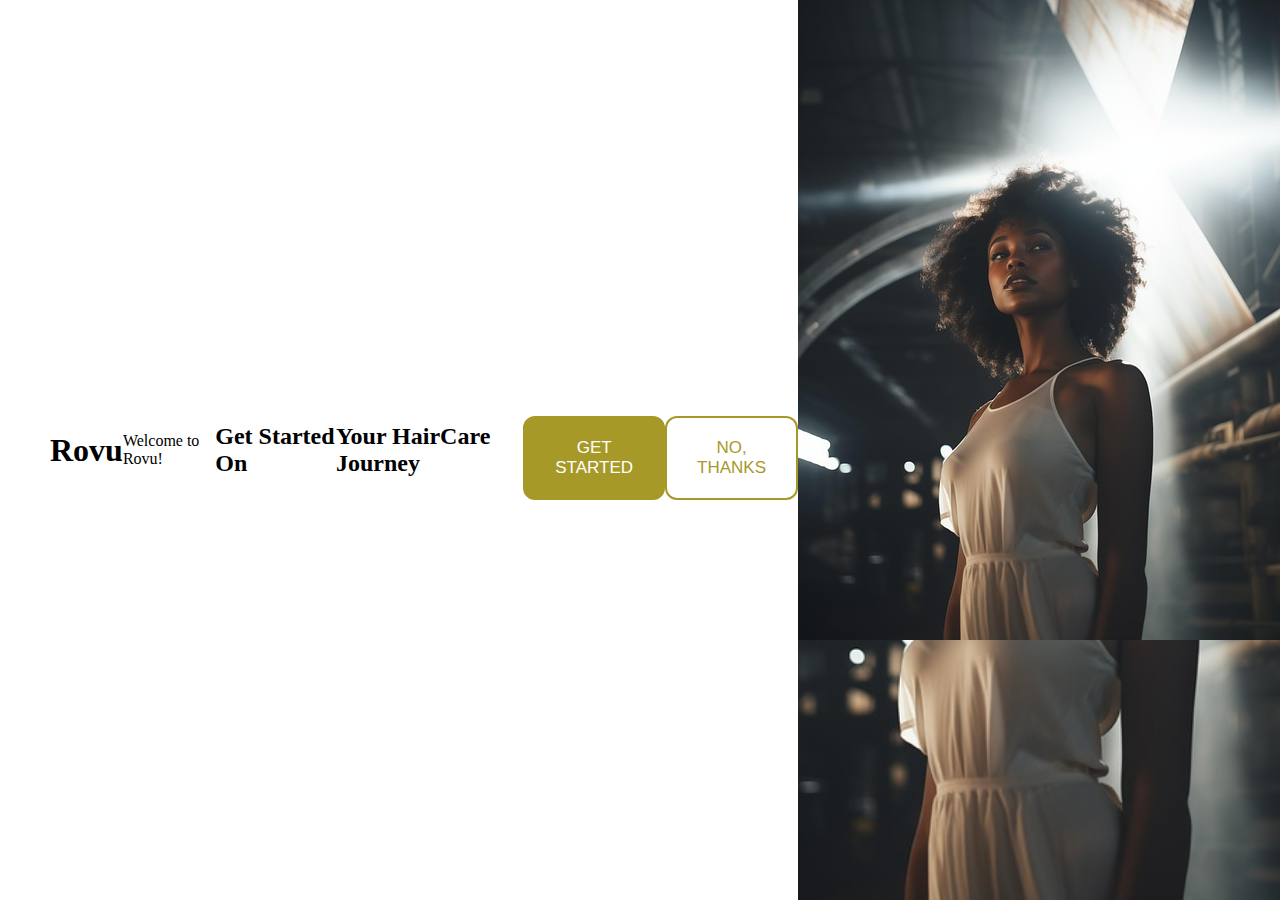
<file: index.html>
<!DOCTYPE html>
<html lang="en">

<head>
  <meta charset="UTF-8">
  <meta name="viewport" content="width=device-width, initial-scale=1.0">
  <title>Get Started</title>
  <link rel="stylesheet" href="index.css">
</head>

<body>
  <div class="about-container">
    <div class="left-section">
        <h1>Rovu</h1>
        <p>Welcome to Rovu!</p>
        <h2>Get Started On</h2>
        <h2>Your HairCare Journey</h2>
        <div class="btn-container">
          <button class="start-btn">GET STARTED</button>
        </div>
        <div class="btn-container">
          <button class="no-btn">NO, THANKS</button>
        </div>
    </div>
    <div class="right-section">
      <div class="img-cont">
        <img src="images/hair.jpg" alt="" class="image">
      </div>
    </div>
  </div>
</body>

</html>
</file>
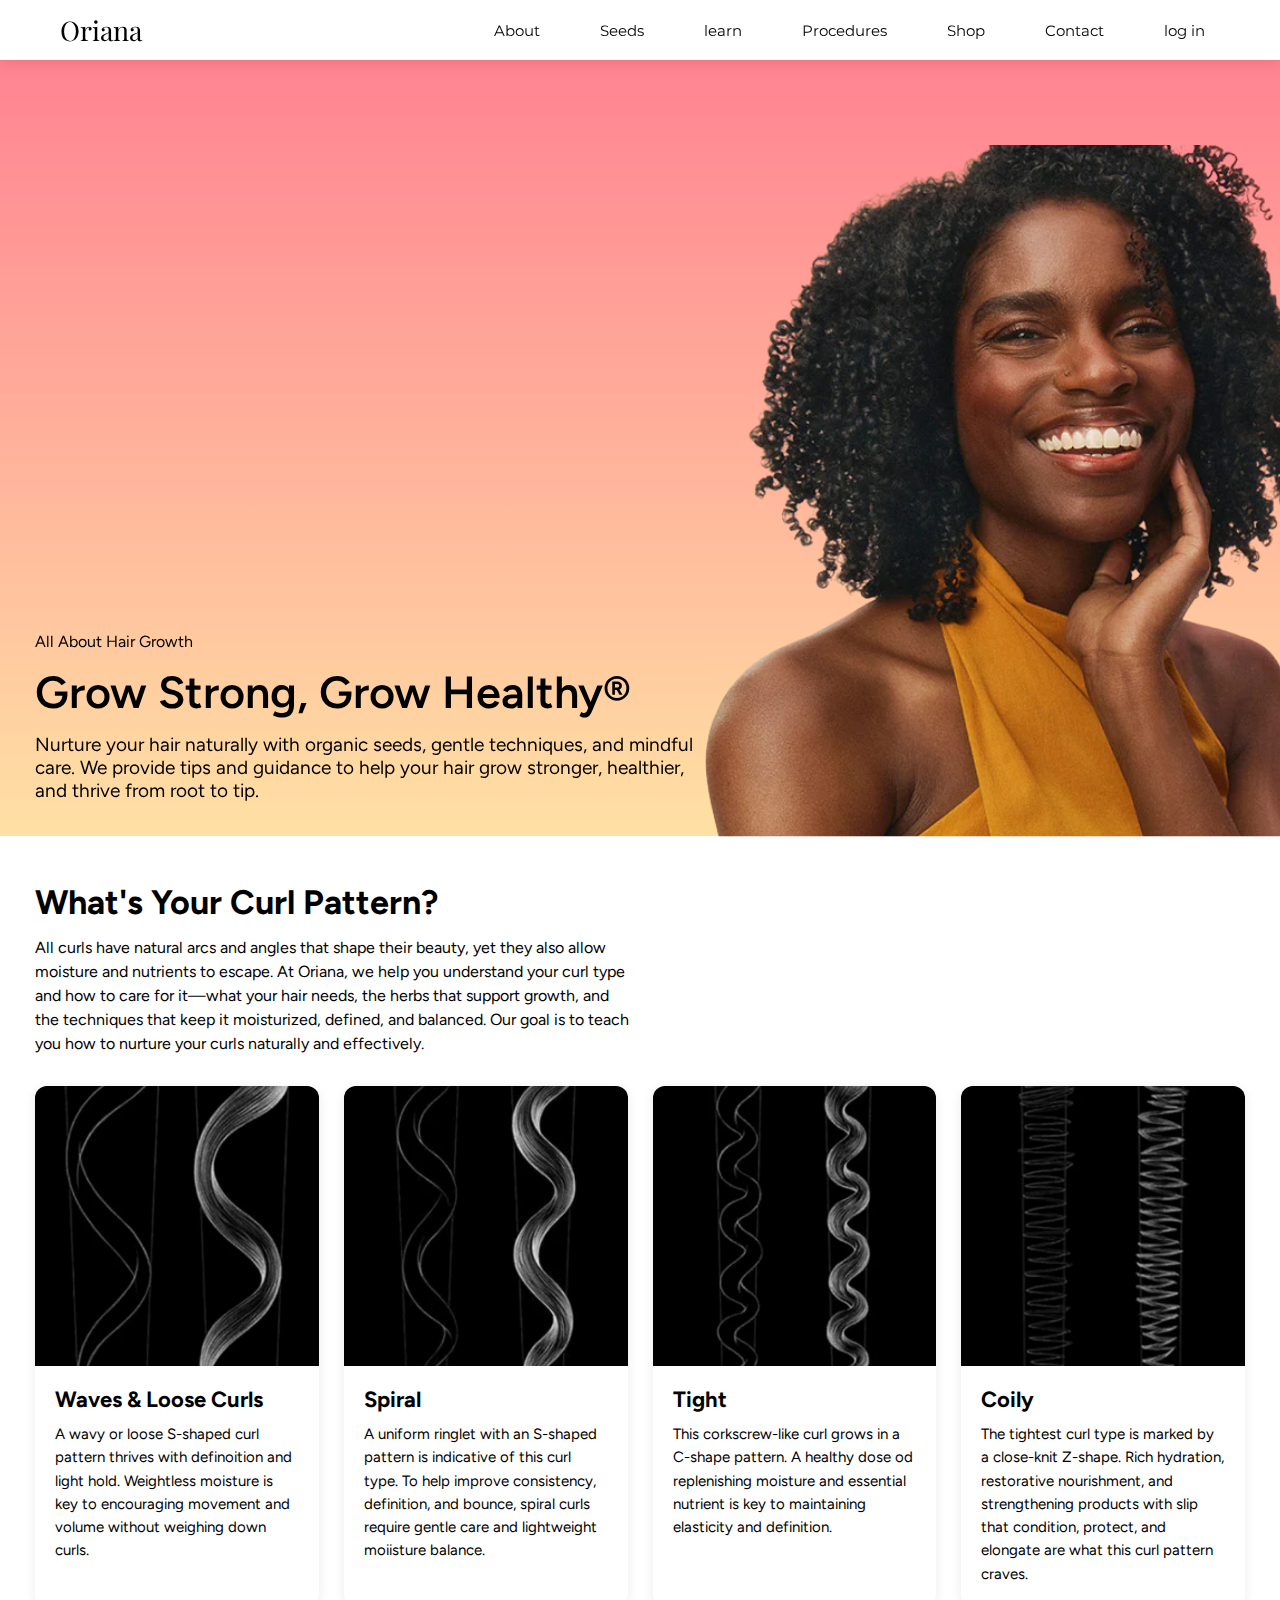
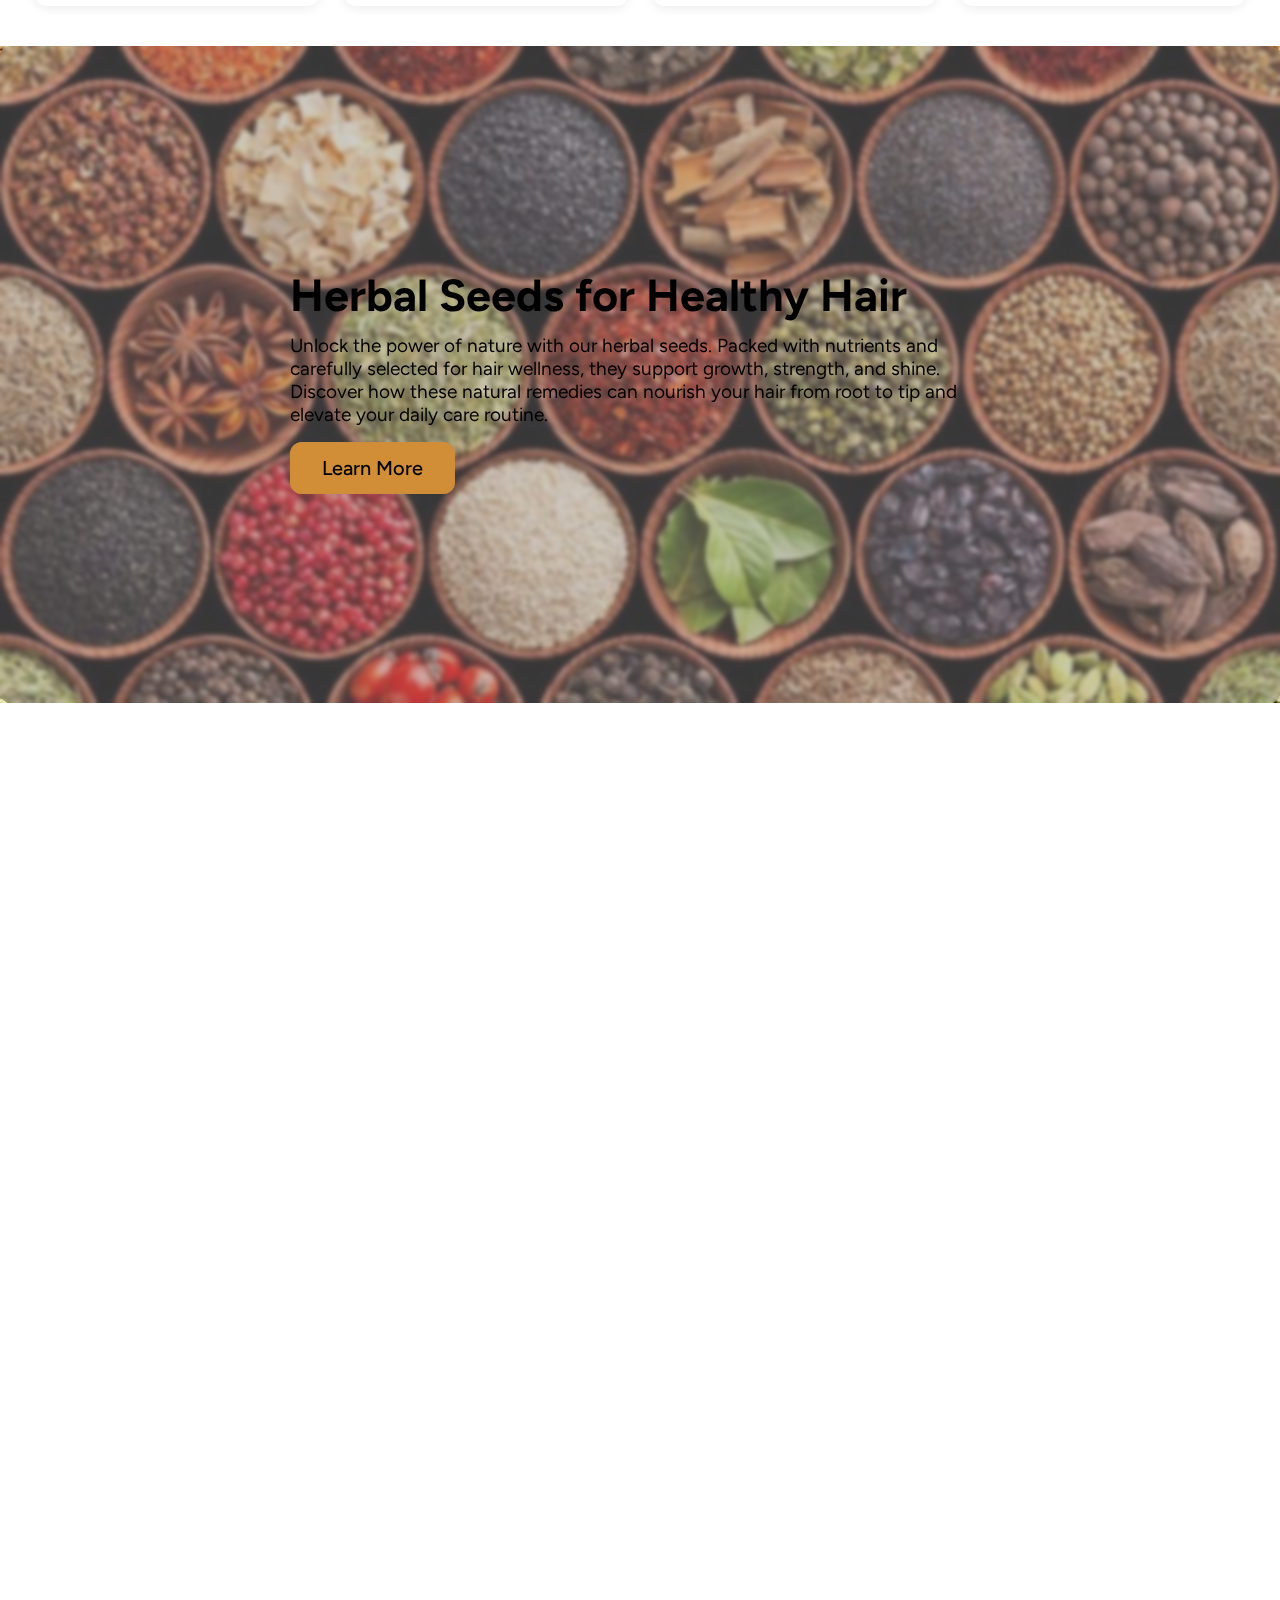
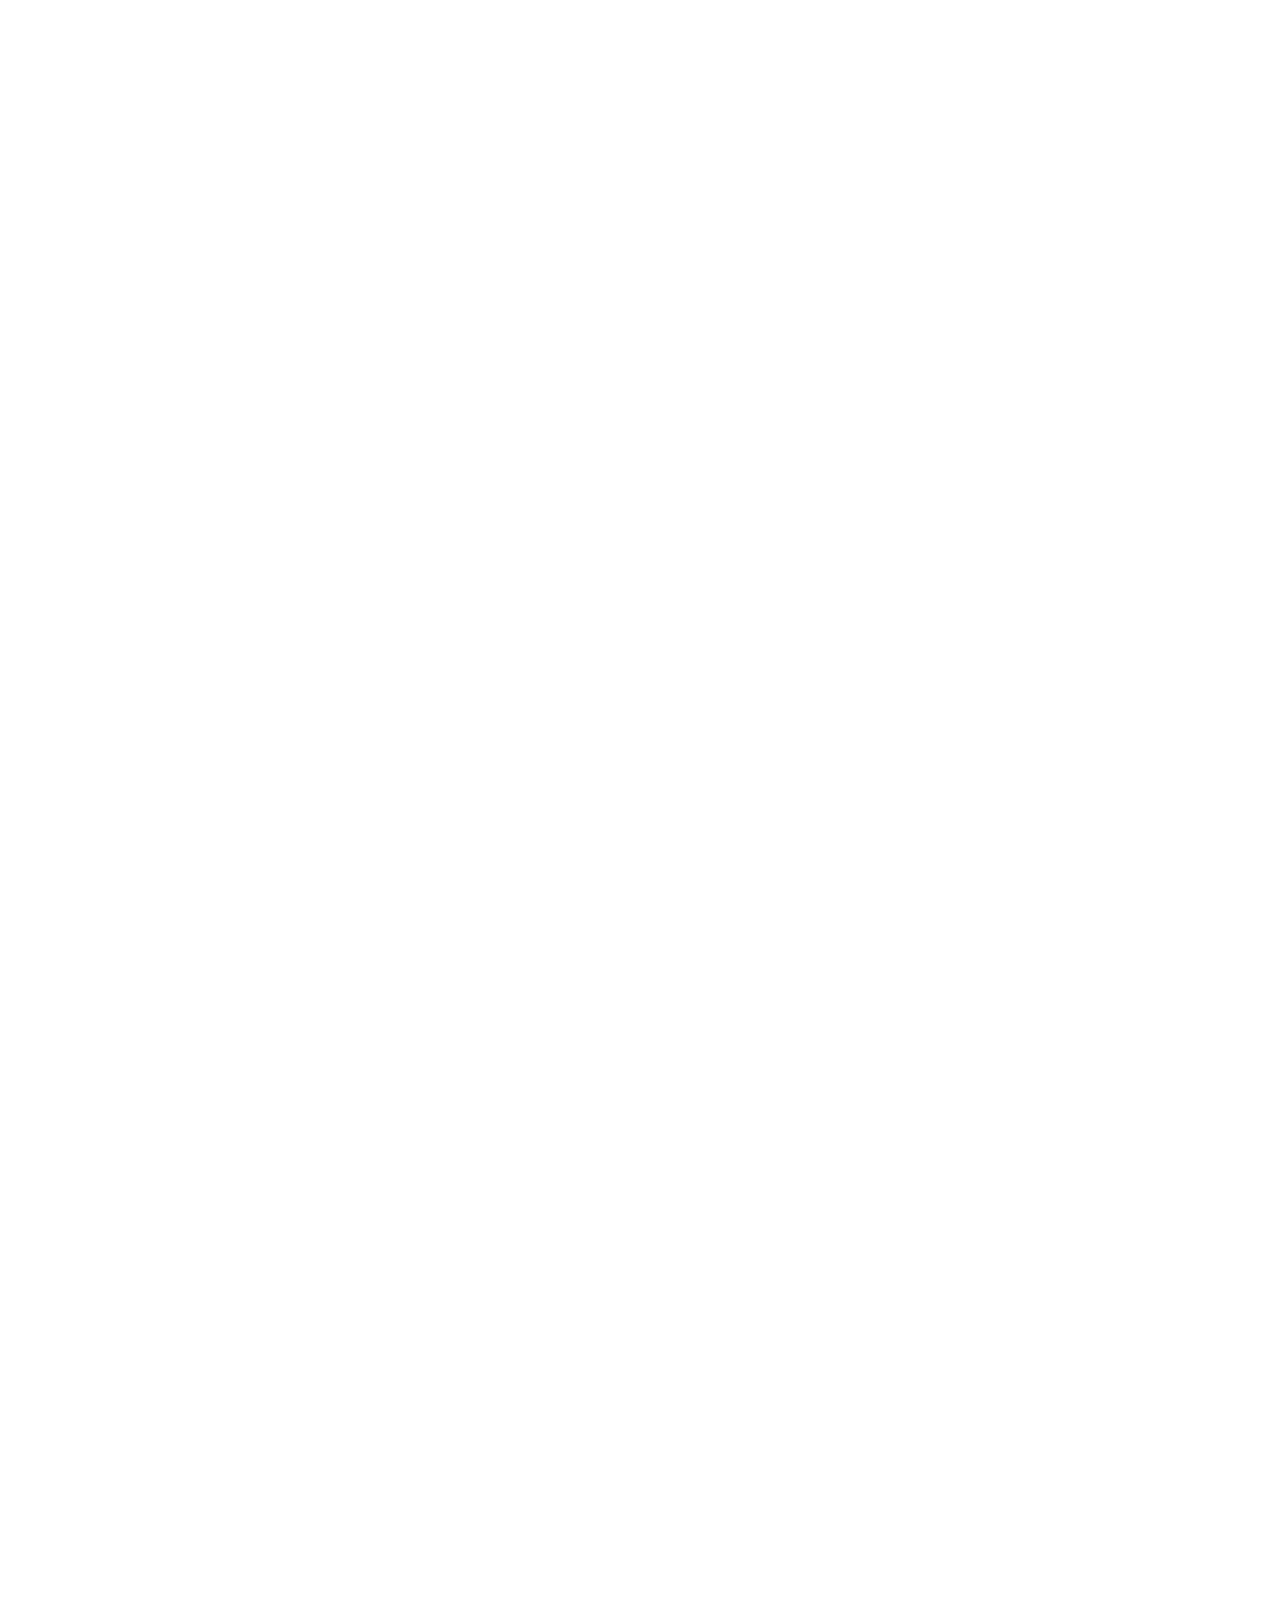
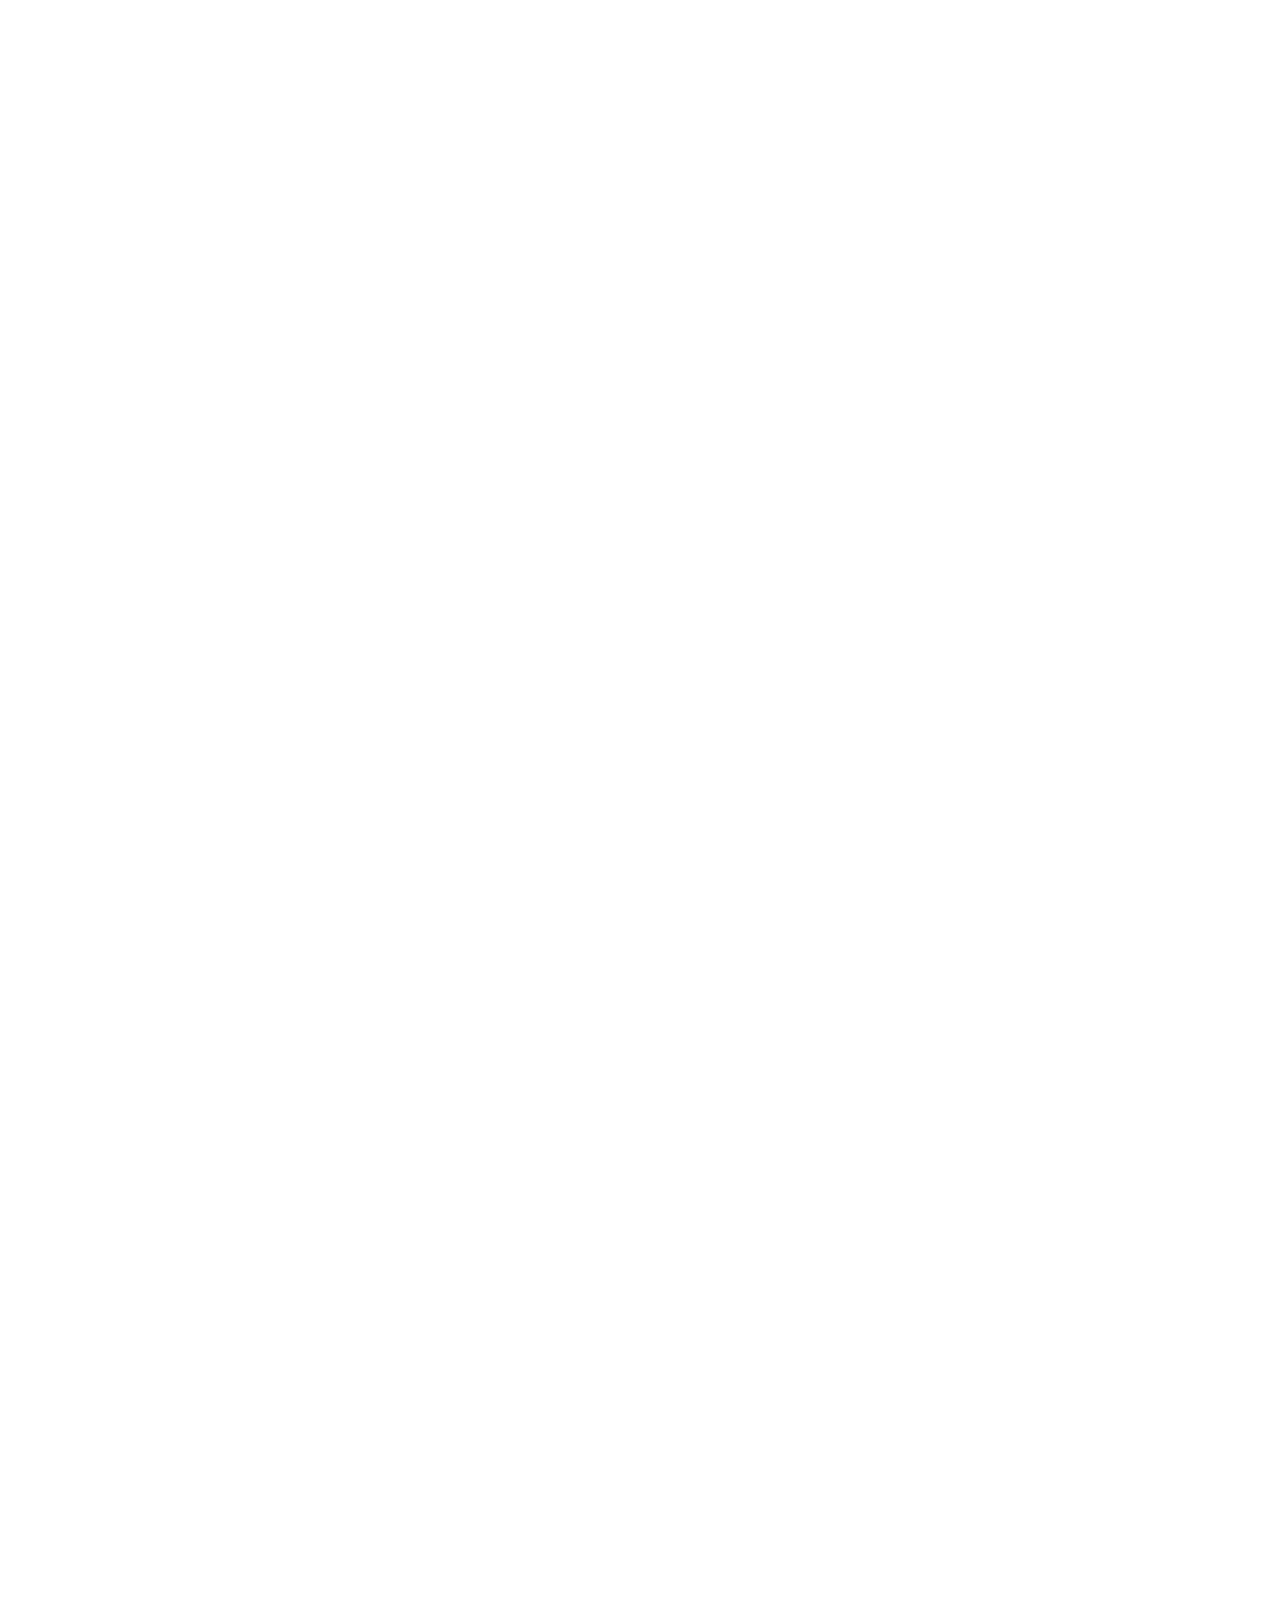
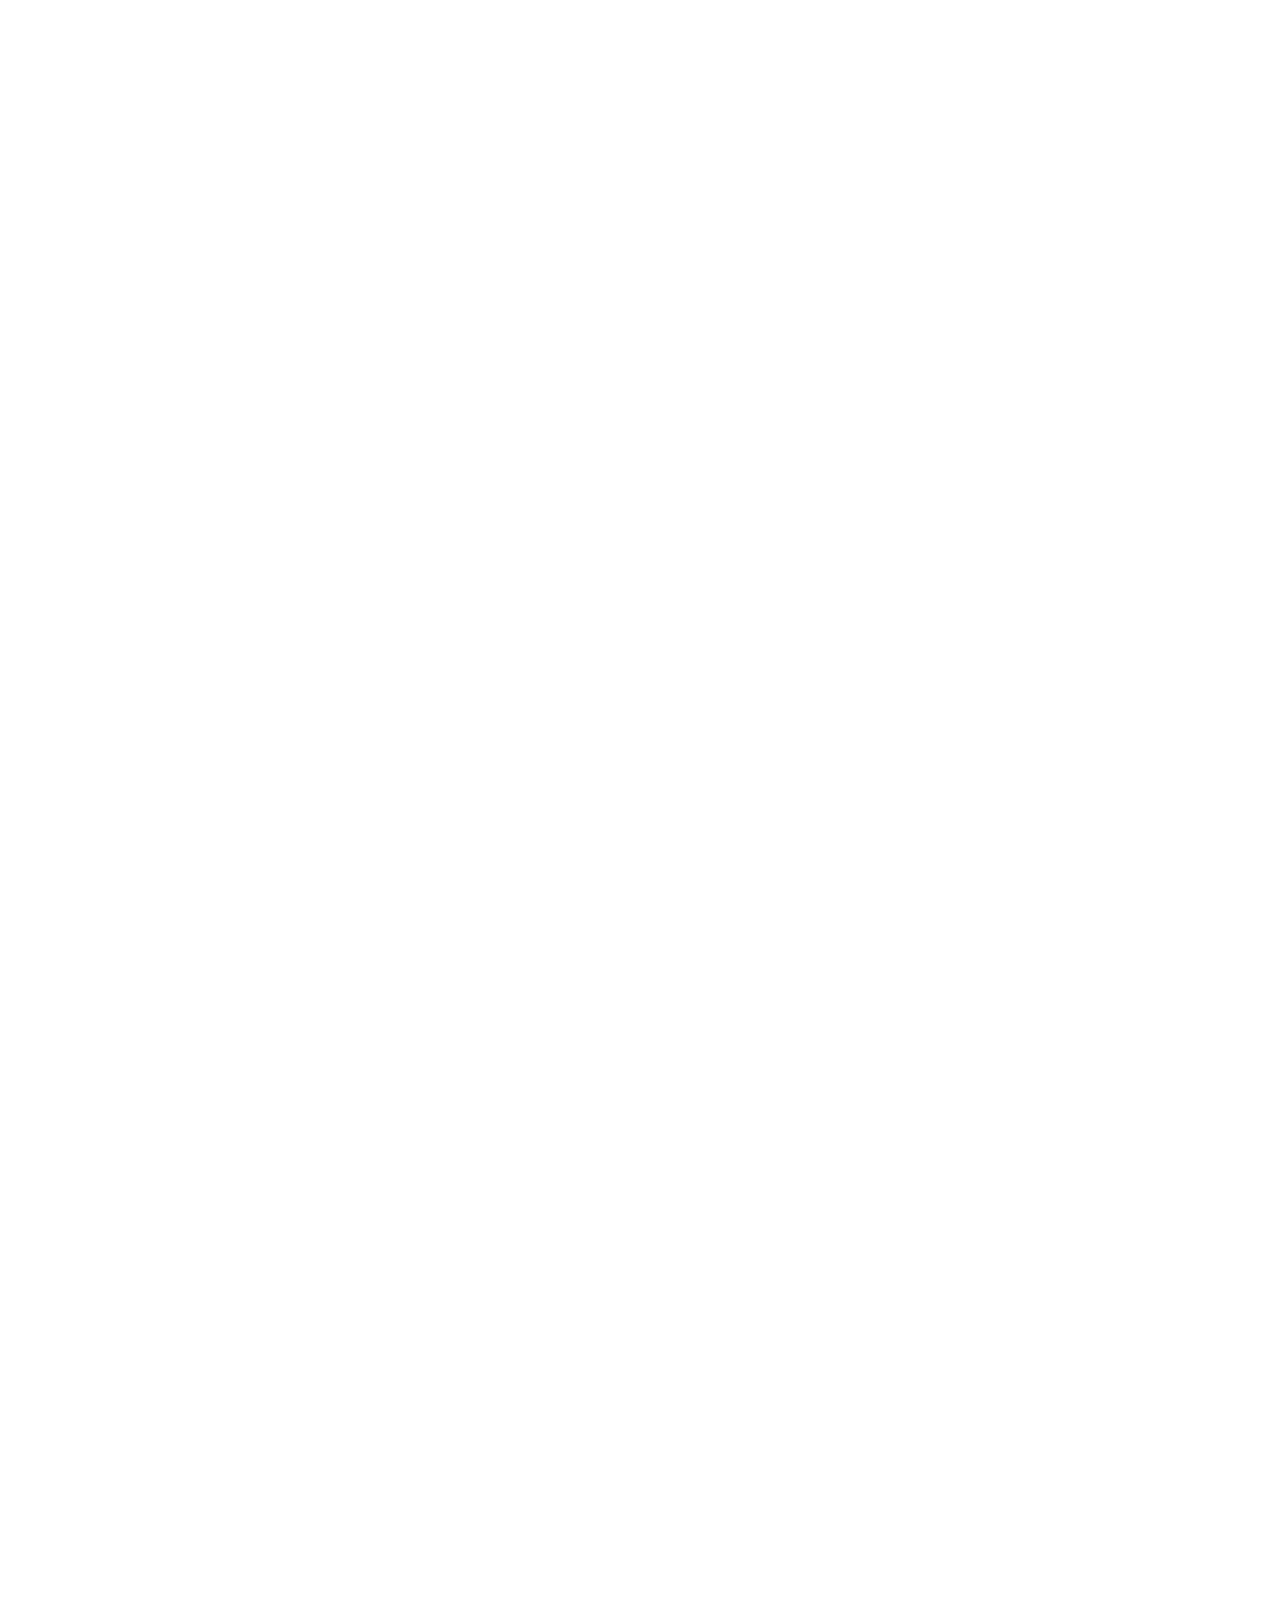
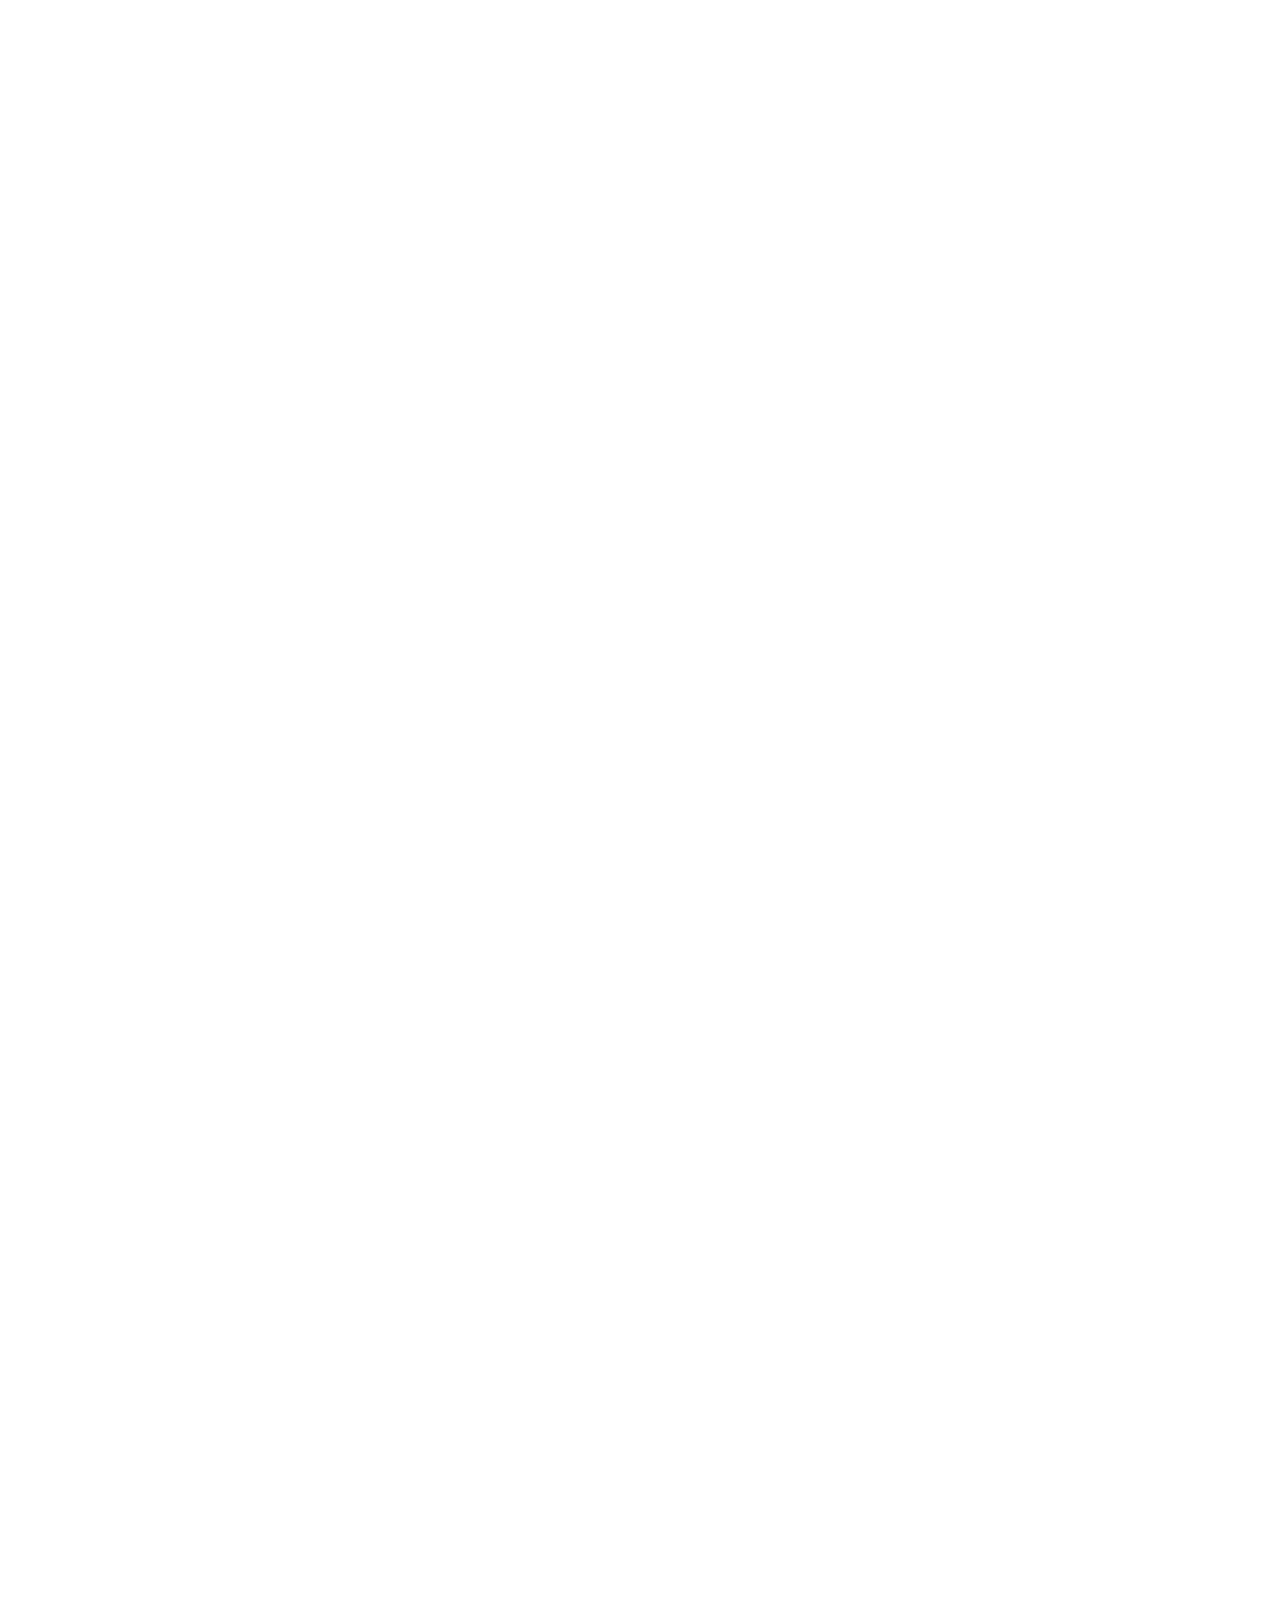
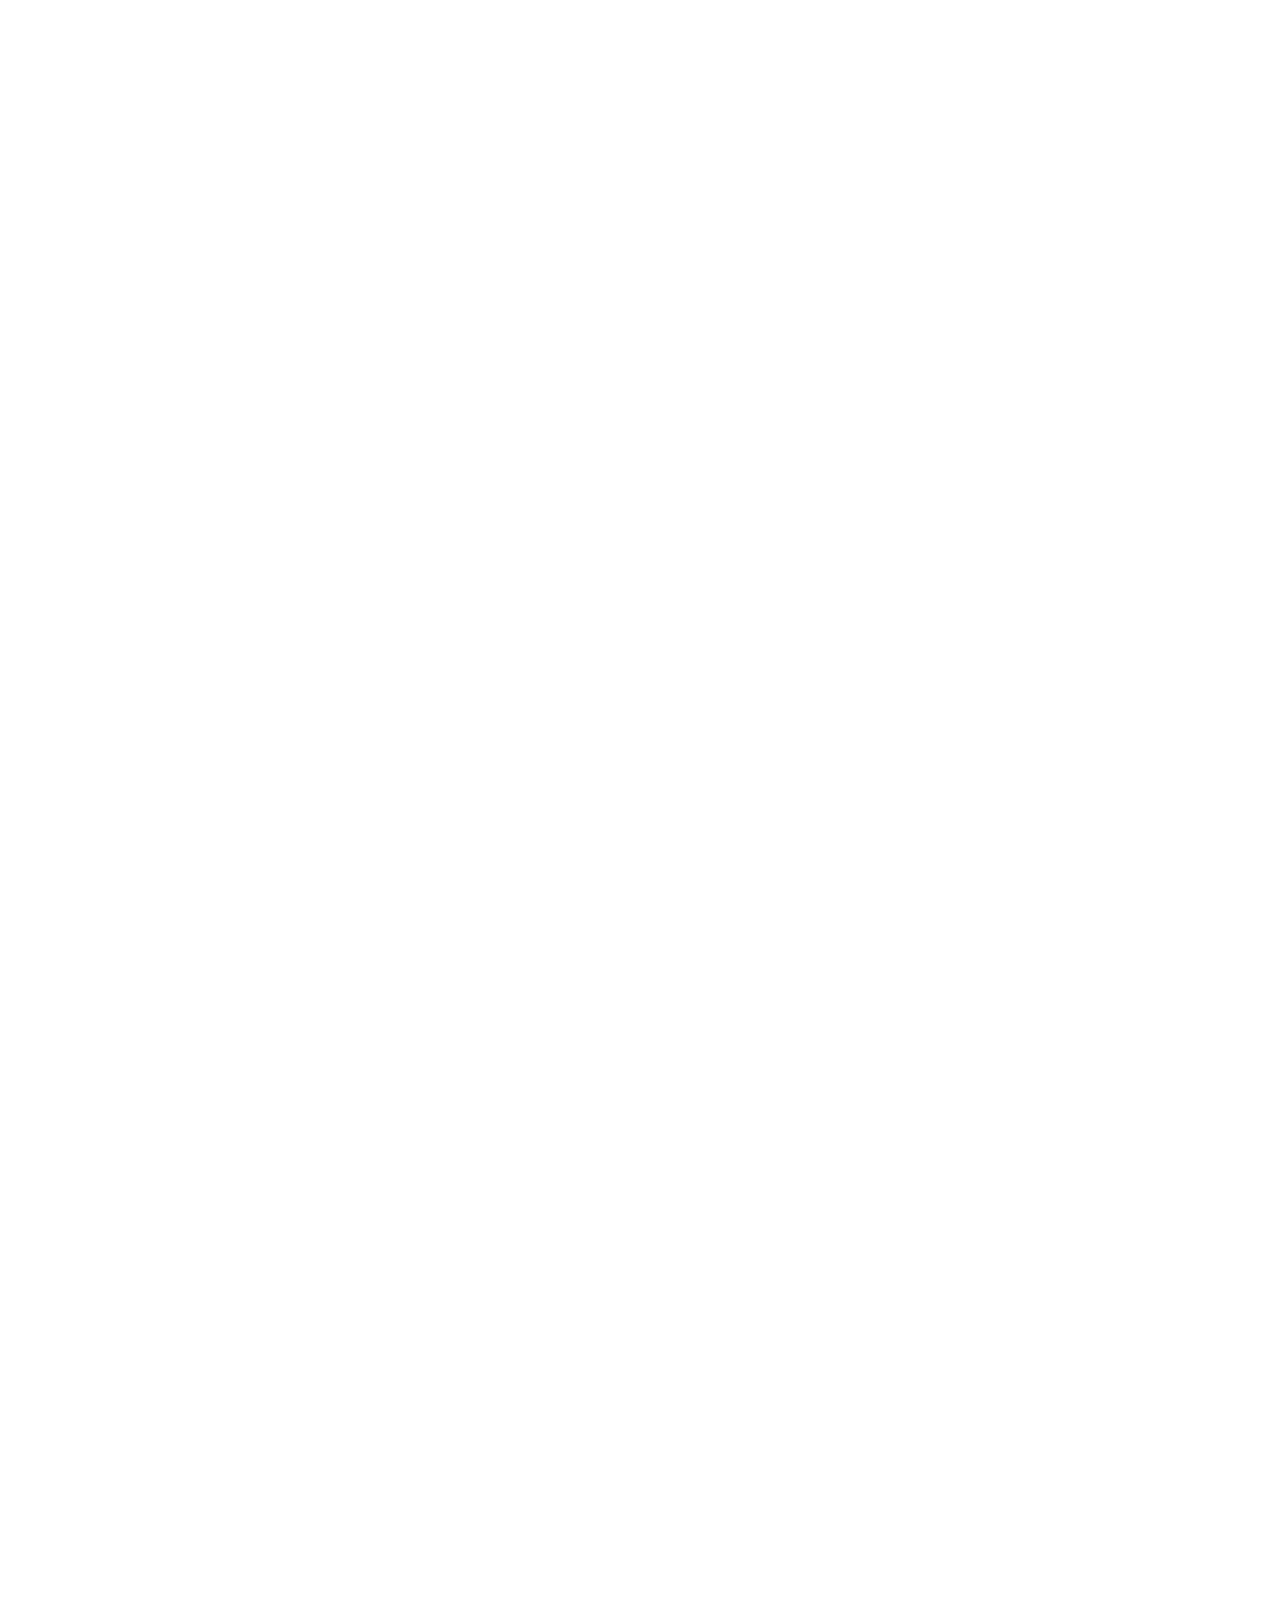
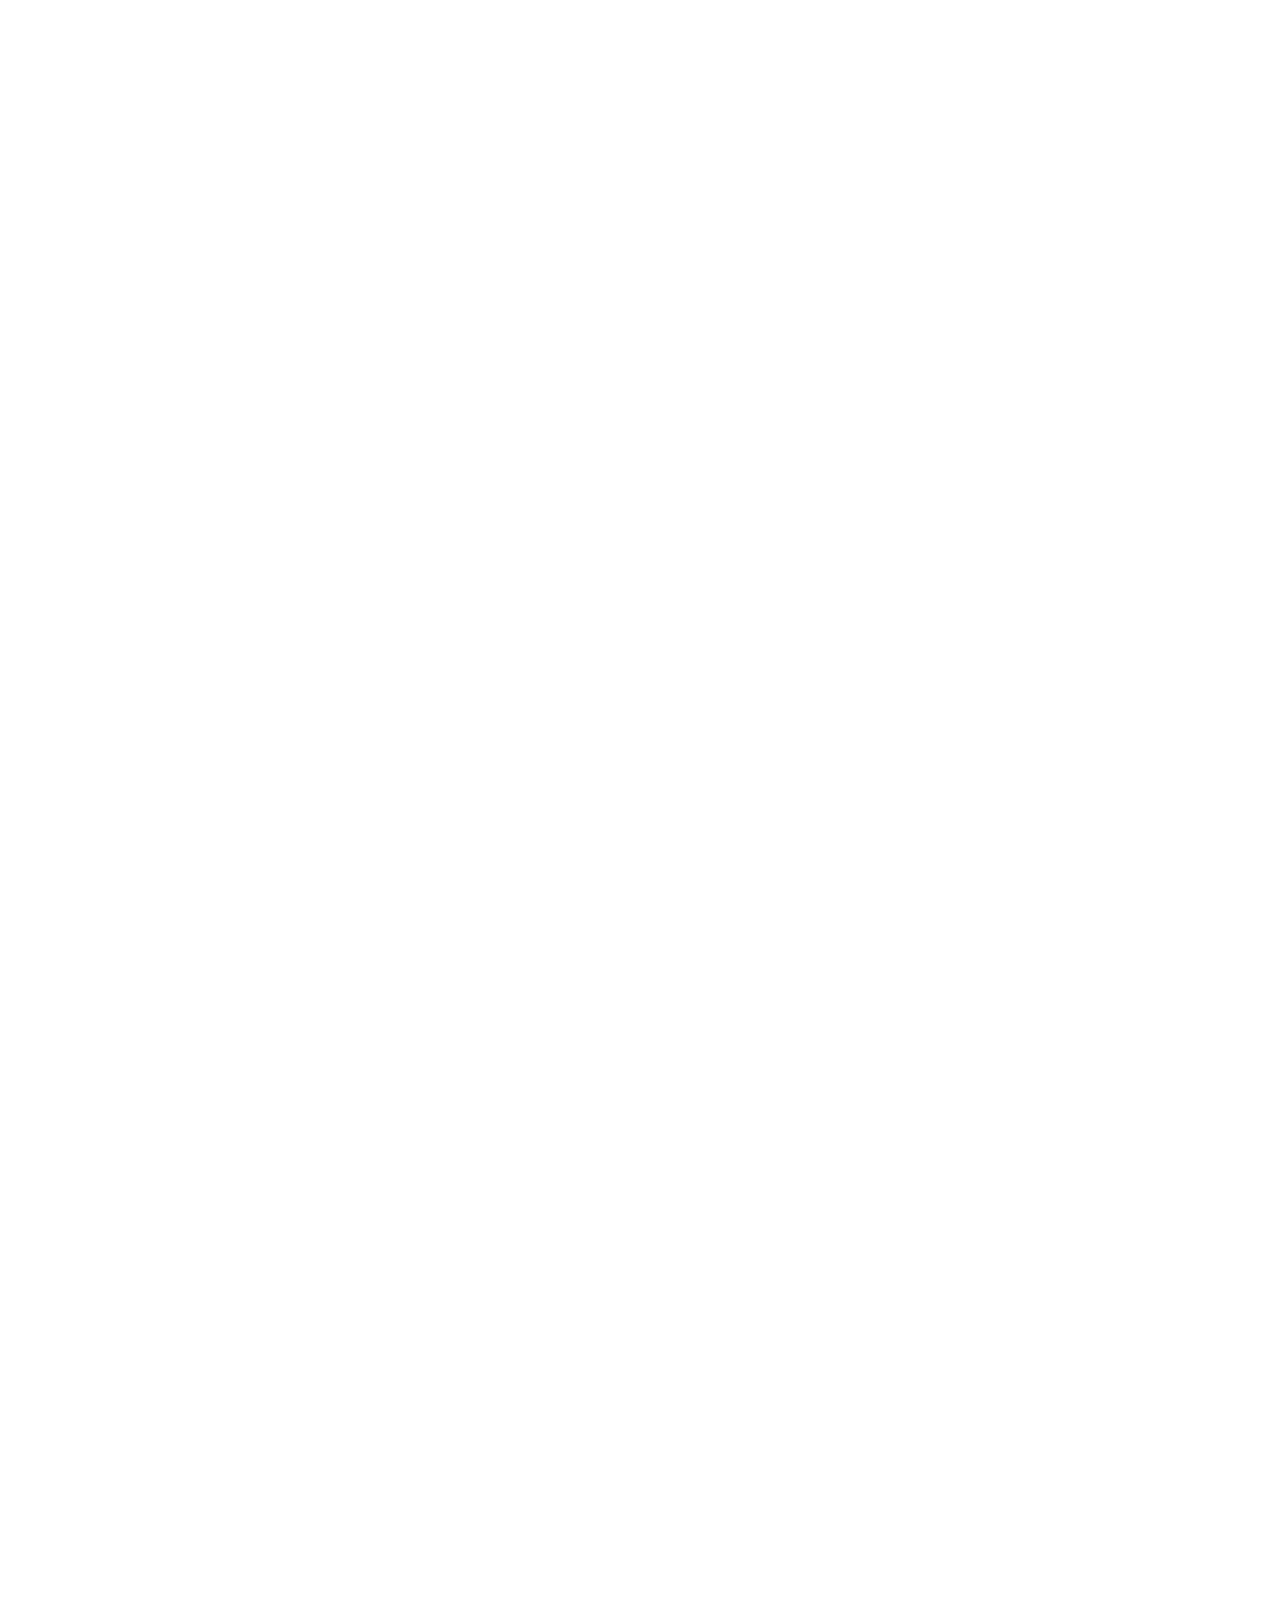
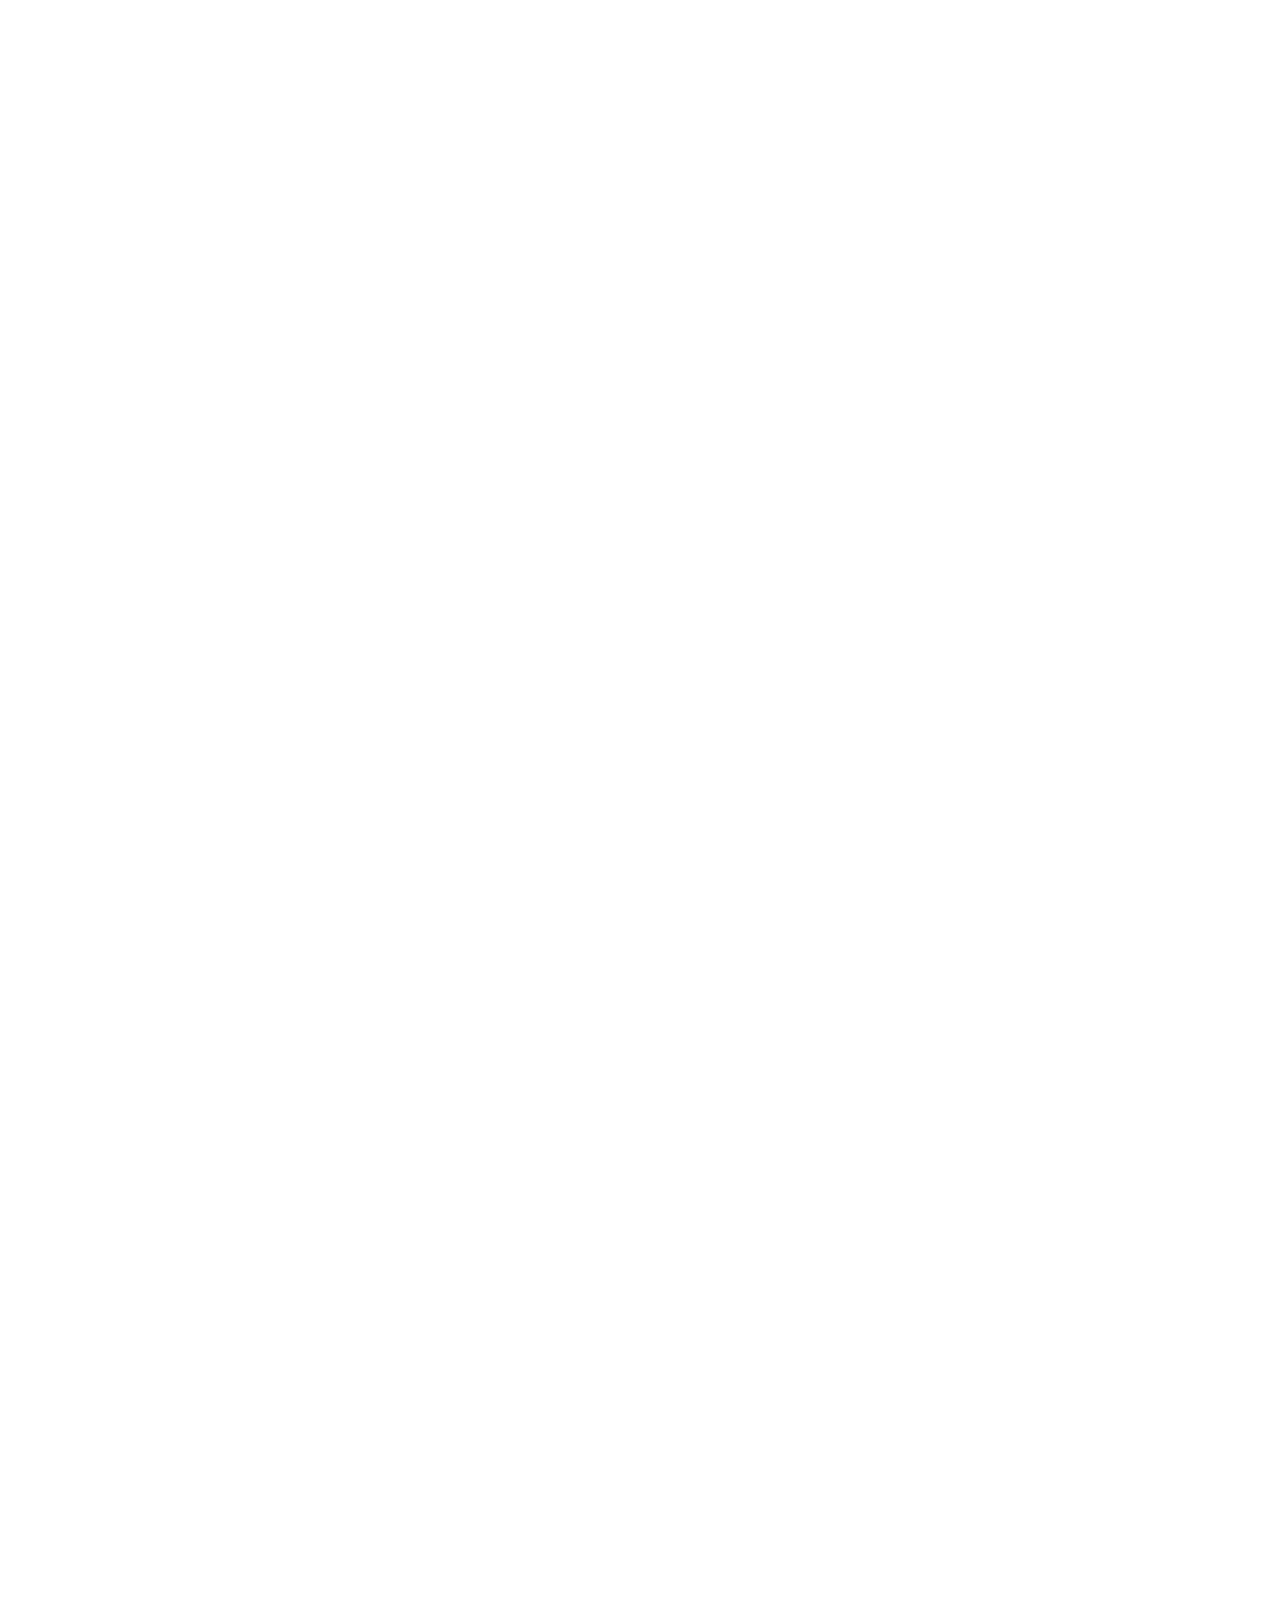
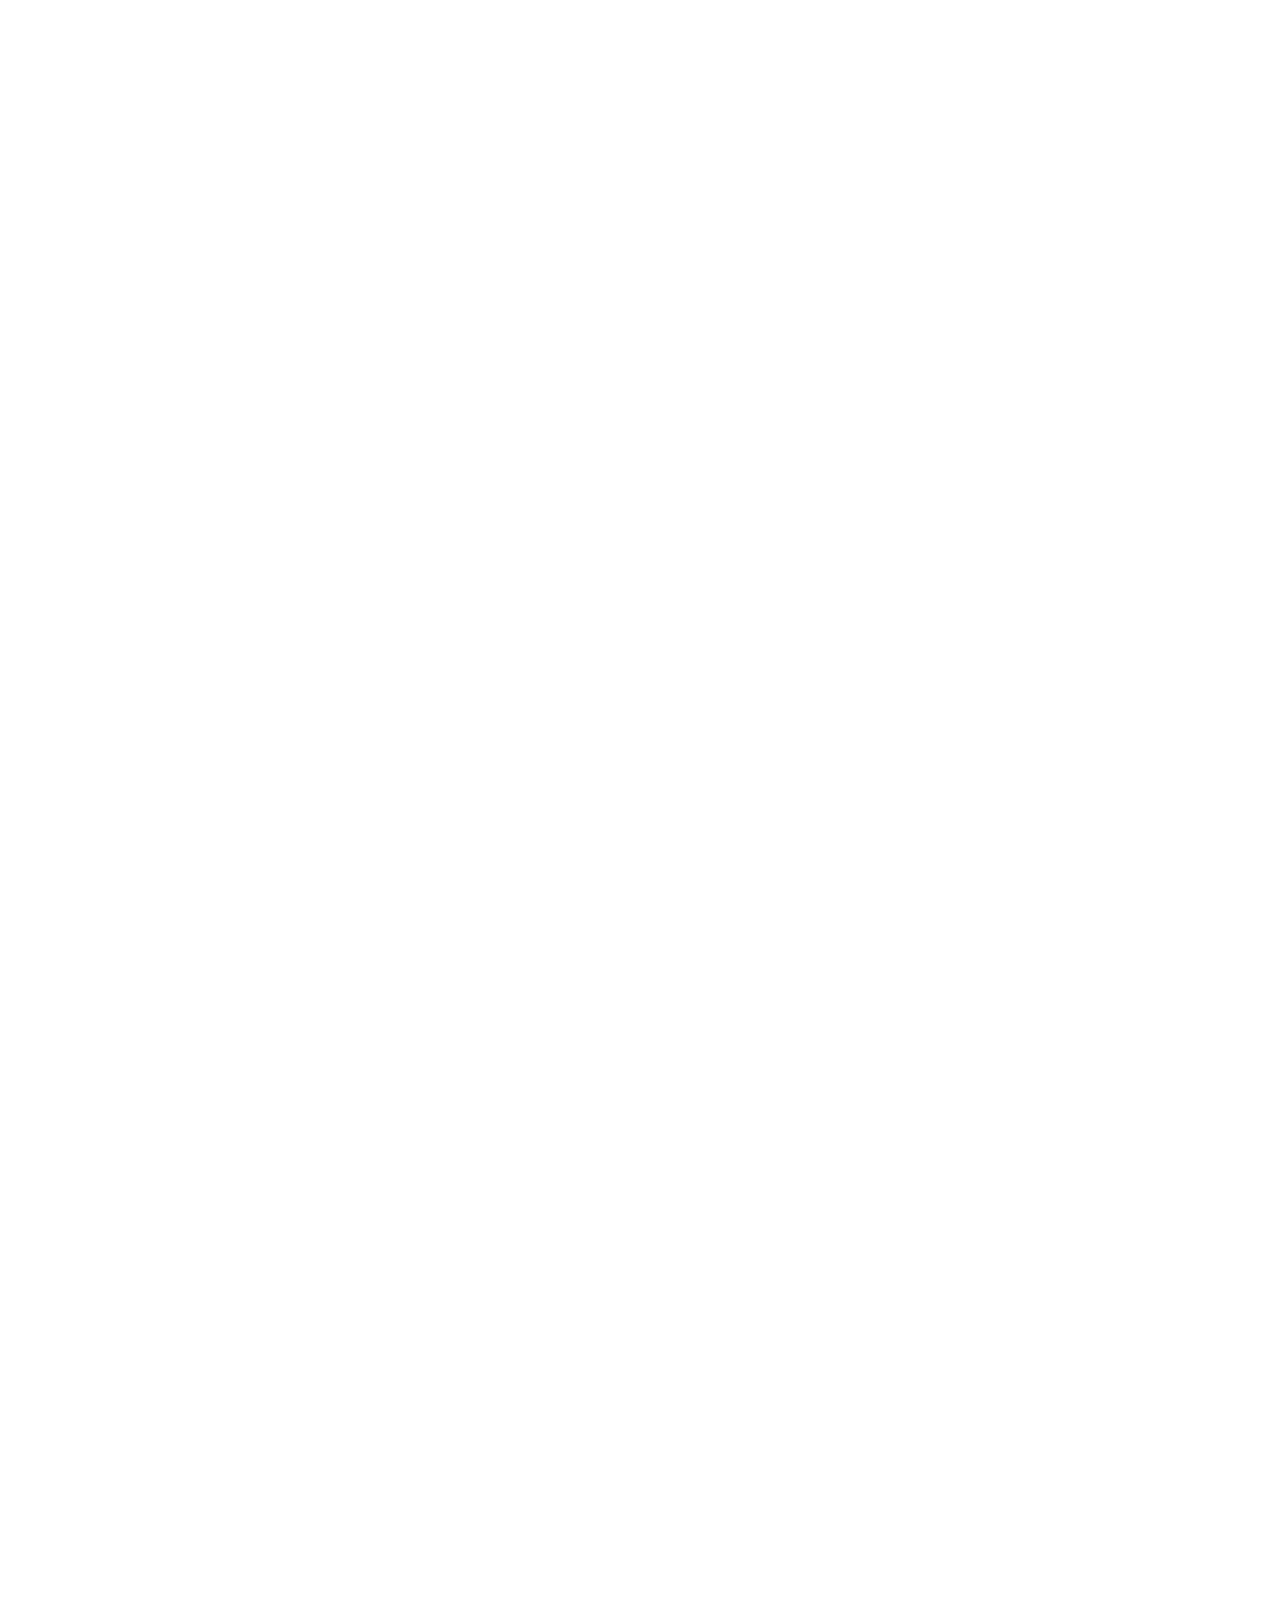
<file: home.html>
<!DOCTYPE html>
<html lang="en">

<head>
    <meta charset="UTF-8">
    <meta name="viewport" content="width=device-width, initial-scale=1.0">
    <title>Oriana</title>
    <link rel="stylesheet" href="home.css">
    <link rel="preconnect" href="https://fonts.googleapis.com">
    <link rel="preconnect" href="https://fonts.gstatic.com" crossorigin>
    <link href="https://fonts.googleapis.com/css2?family=Playfair+Display:ital,wght@0,400..900;1,400..900&display=swap"
        rel="stylesheet">
    <link rel="preconnect" href="https://fonts.googleapis.com">
    <link rel="preconnect" href="https://fonts.gstatic.com" crossorigin>
    <link href="https://fonts.googleapis.com/css2?family=Montserrat:ital,wght@0,100..900;1,100..900&display=swap"
        rel="stylesheet">
    <link rel="preconnect" href="https://fonts.googleapis.com">
    <link rel="preconnect" href="https://fonts.gstatic.com" crossorigin>
    <link href="https://fonts.googleapis.com/css2?family=Figtree:ital,wght@0,300..900;1,300..900&display=swap"
        rel="stylesheet">
</head>

<body>
    <nav class="navbar">
        <div class="nav-container">
            <a href="#" class="logo">Oriana</a>
            <ul class="nav-menu">
                <li class="nav-item">
                    <a href="" class="nav-link">About</a>
                </li>
                <li class="nav-item">
                    <a href="" class="nav-link">Seeds</a>
                </li>
                <li class="nav-item">
                    <a href="" class="nav-link">learn</a>
                </li>
                <li class="nav-item">
                    <a href="" class="nav-link">Procedures</a>
                </li>
                <li class="nav-item">
                    <a href="" class="nav-link">Shop</a>
                </li>
                <li class="nav-item">
                    <a href="" class="nav-link">Contact</a>
                </li>
                <li class="nav-item">
                    <a href="" class="nav-link">log in</a>
                </li>
            </ul>
            <div class="hamburger">
                <span></span>
                <span></span>
                <span></span>
            </div>
        </div>
    </nav>

    <div class="about-container">
        <div class="content">
            <p class="growth-title">All About Hair Growth</p>
            <h1 class="growth-subtitle">Grow Strong, Grow Healthy®</h1>
            <p class="growth-description">
                Nurture your hair naturally with organic seeds, gentle techniques, and mindful care.
                We provide tips and guidance to help your hair grow stronger, healthier, and thrive from root to tip.
            </p>
        </div>
    </div>

    <main>
        <div class="curl-pattern">
            <h1>What's Your Curl Pattern?</h1>
            <p>
                All curls have natural arcs and angles that shape their beauty, yet they also allow moisture and
                nutrients to escape. At Oriana, we help you understand your curl type and how to care for it—what your
                hair needs, the herbs that support growth, and the techniques that keep it moisturized, defined, and
                balanced. Our goal is to teach you how to nurture your curls naturally and effectively.
            </p>
        </div>
        <section class="curl-grid">
            <div class="curl-card">
                <div class="curl-img">
                    <img src="images/waves&loose.png" alt="Waves & Loose Curl">
                </div>
                <div class="curl-info">
                    <h3>Waves & Loose Curls</h3>
                    <p>
                        A wavy or loose S-shaped curl pattern thrives with definoition and light hold.
                        Weightless moisture is key to encouraging movement and volume without weighing down curls.
                    </p>
                </div>
            </div>

            <div class="curl-card">
                <div class="curl-img">
                    <img src="images/spiral.png" alt="Spiral Curl">
                </div>
                <div class="curl-info">
                    <h3>Spiral</h3>
                    <p>
                        A uniform ringlet with an S-shaped pattern is indicative of this curl type. To help improve
                        consistency, definition, and bounce, spiral curls require gentle care and lightweight moiisture
                        balance.
                    </p>
                </div>
            </div>

            <div class="curl-card">
                <div class="curl-img">
                    <img src="images/tight.png" alt="Tight Curl">
                </div>
                <div class="curl-info">
                    <h3>Tight</h3>
                    <p>
                        This corkscrew-like curl grows in a C-shape pattern. A healthy dose od replenishing moisture and
                        essential nutrient is key to maintaining elasticity and definition.
                    </p>
                </div>
            </div>

            <div class="curl-card">
                <div class="curl-img">
                    <img src="images/coily.png" alt="Coily Curl">
                </div>
                <div class="curl-info">
                    <h3>Coily</h3>
                    <p>
                        The tightest curl type is marked by a close-knit Z-shape. Rich hydration, restorative
                        nourishment, and strengthening products with slip that condition, protect, and elongate are what
                        this curl pattern craves.
                    </p>
                </div>
            </div>
        </section>
    </main>

    <div class="herbs-container">
        <div class="seeds">
            <div class="seed-content">
                <h1>Herbal Seeds for Healthy Hair</h1>
                <div class="seed-text">
                    <p>
                        Unlock the power of nature with our herbal seeds. Packed with nutrients and carefully selected
                        for hair
                        wellness, they support growth, strength, and shine. Discover how these natural remedies can
                        nourish your
                        hair from root to tip and elevate your daily care routine.
                    </p>
                </div>
                <div class="btn-cont">
                    <a class="seed-btn">Learn More</a>
                </div>
            </div>
        </div>
    </div>






    <script src="home.js"></script>
</body>

</html>
</file>
<file: index.css>
* {
  box-sizing: border-box;
}

body {
  margin: 0px;
}

.about-container {
  display: flex;
  flex-direction: row;
  height: auto;
  min-height: 100vh;
}

.left-section {
  flex-grow: 0.7;
  box-shadow: none;
  margin-left: 50px;
  display: flex;
  align-items: center;
  justify-content: space-between;
}

.text-box h1{
  font-size: 57px;
  font-family: "Playfair Display", serif;
  font-weight: 100;
  font-style: normal;
  margin-bottom: 0px;
}

.text-box .txt {
  font-size: 12px;
  position: relative;
  display: inline-block;
  margin-left: 8px;
  font-family: serif;
  font-weight: 600;
  /* letter-spacing: 1px; */
  top: -17px;
 
}

.text-box .ori {
  font-family: "Montserrat", sans-serif;
  font-size: 26px;
  margin-top: 2px;
  margin-bottom: 4px;
  color: rgb(167, 153, 40);
}

.start-text {
  font-size: 40px;
  font-family: "Figtree", sans-serif;
  margin-top: 10px;
  font-weight: 600;
  margin-bottom: 0px;
}

.start-sub {
  font-family: "Figtree", sans-serif;
  font-weight: 500;
  margin-top: 0px;
  font-size: 28px;
}

.btn-container {
  margin-top: 15px;
}

.btn-container .start-btn {
  margin-bottom: 0px;
}

.start-btn,
.no-btn {
  display: inline-block;
  text-align: center;
  text-decoration: none;
  width: 100%;
  max-width: 449px;
  padding: 20px 30px;
  border-radius: 12px;
  font-size: 17px;
  cursor: pointer;
  border: 2px solid rgb(167, 153, 40);
  font-weight: 500;
  transition: background-color 0.5s ease, color 0.5s ease;
}

.start-btn {
  background: rgb(167, 153, 40);
  color: #fff;
}

.start-btn:hover {
  background: rgba(167, 152, 40, 0.822);
}

.no-btn {
  background: #fff;
  color: rgb(167, 153, 40);
}

.no-btn:hover {
  background: #f9fbea;
}

/* RIGHT SECTION (IMAGE) */
.right-section {
  flex-grow: 1.5;
  display: block;
  background-image: url("images/hair.jpg");
  background-size: cover;
  background-position: center;
  background-repeat: no-repeat;
}

/* Add responsive design for small screens */
@media (max-width: 768px) {
  .about-container {
    flex-direction: column-reverse;
    min-height: auto;
  }

  .left-section {
    flex-grow: 0;
    min-height: auto;
    /* justify-content: center; */
  }

  .text-box h1 {
    font-size: 46px;
  }


  .text-box .txt {
    font-size: 11px;
    margin-left: 4px;
  }

  .text-box .ori {
    font-size: 20px;
  }

  .start-text {
    font-size: 27px;
  }

  .start-sub {
    font-size: 23px;
  }

  .start-btn,
  .no-btn {
    max-width: 100%;
    padding: 16px 37px;
    font-size: 15px;
  }

  .right-section {
    flex-grow: 0;
    min-height: 370px;
    height: 350px;
  }
}

@media (max-width: 480px) {
  .left-section {
    padding: 30px 6px;
  }

  .text-box h1 {
    font-size: 28px;
  }

  .text-box .txt {
    font-size: 9px;
    margin-left: 5px;
  }

  .text-box .ori {
    font-size: 16px;
  }

  .start-text {
    font-size: 20px;
  }

  .start-sub {
    font-size: 18px;
  }

  .right-section {
    min-height: 310px;
    height: 280px;
  }
}
</file>
<file: home.css>
/* Reset */
* {
  margin: 0;
  padding: 0;
  box-sizing: border-box;
}

body {
  height: 10000vh;
}

html {
  scroll-behavior: smooth;
}

/* Navbar */
.navbar {
  position: fixed;
  top: 0;
  width: 100%;
  z-index: 1000;
  background: #fff;
  box-shadow: 0 2px 10px rgba(0, 0, 0, 0.1);
}

.nav-container {
  max-width: 1200px;
  margin: 0 auto;
  padding: 0 20px;
  display: flex;
  justify-content: space-between;
  align-items: center;
  height: 60px;
}

.nav-container .logo {
  font-family: "Playfair Display", serif;
  text-decoration: none;
  color: #000;
  font-size: 27px;
}

/* Menu */
.nav-menu {
  display: flex;
  list-style: none;
}

.nav-item {
  margin-left: 30px;
}

.nav-link {
  font-family: "Montserrat", sans-serif;
  text-decoration: none;
  color: #000;
  padding: 10px 15px;
  font-size: 15px;
  transition: all 0.3s ease;
}

.nav-link:hover {
  color: rgba(167, 152, 40, 0.822);
  transform: translateY(-2px);
}

/* Hamburger */
.hamburger {
  display: none;
  flex-direction: column;
  cursor: pointer;
  padding: 5px;
}

.hamburger span {
  width: 25px;
  height: 3px;
  background-color: #000;
  margin: 3px 0;
  border-radius: 2px;
  transition: 0.3s;
}

.hamburger.active span:nth-child(1) {
  transform: rotate(45deg) translate(7px, 6px);
}

.hamburger.active span:nth-child(2) {
  opacity: 0;
}

.hamburger.active span:nth-child(3) {
  transform: rotate(-45deg) translate(7px, -6px);
}




.about-container {
  height: 93vh;
  background-image: url("images/about.svg");
  background-size: cover;
  background-position: center;
  background-repeat: no-repeat;

  display: flex;
  align-items: flex-end;
}

.about-container .content {
  width: 100%;
  max-width: 670px;
  backdrop-filter: blur(2px);
  /* glass effect & readability*/
  margin: 35px;
}

.growth-title {
  font-size: 16px;
  font-family: "Figtree", sans-serif;
}

.growth-subtitle {
  font-family: "Figtree", sans-serif;
  font-weight: 600;
  font-size: 45px;
  font-style: normal;
  letter-spacing: 0em;
  line-height: 1;
  text-transform: none;
  margin-top: 19px;
}

.growth-description {
  font-size: 19px;
  font-family: "Figtree", sans-serif;
  margin-top: 18px;
}



/*Curls*/
main {
  margin: 40px 35px;
}

.curl-pattern {
  max-width: 600px;
  line-height: 1.5;
  font-family: "Figtree", sans-serif;
}

.curl-pattern h1 {
  font-size: 34px;
  margin-bottom: 8px;
}



.curl-info {
  width: 100%;
  max-width: 400px;
}

.curl-info h3 {
  font-size: 27px;
}


.curl-grid {
  display: grid;
  grid-template-columns: repeat(auto-fit, minmax(260px, 1fr));
  gap: 25px;
  margin-top: 30px;
}

.curl-card {
  background: #fff;
  border-radius: 12px;
  overflow: hidden;
  box-shadow: 0 2px 12px rgba(0, 0, 0, 0.08);
  transition: transform 0.35s ease, box-shadow 0.35s ease;
  cursor: pointer;
}


.curl-card:hover {
  box-shadow: 0 8px 20px rgba(0, 0, 0, 0.12);
}


.curl-img {
  width: 100%;
  height: 280px;
  overflow: hidden;
}

/* Smooth image zoom on hover */
.curl-img img {
  width: 100%;
  height: 100%;
  object-fit: cover;
  transition: transform 0.4s ease;
}

/* Image hover */
.curl-card:hover .curl-img img {
  transform: scale(1.08);
}

.curl-info {
  padding: 20px;
}

.curl-info h3 {
  font-size: 22px;
  font-family: "Figtree", sans-serif;
  margin-bottom: 10px;
}

.curl-info p {
  font-size: 15px;
  font-family: "Figtree", sans-serif;
  line-height: 1.55;
}

/*Herbs*/
.herbs-container {
  height: 73vh;
  background-image: url("images/seeds.jpg");
  background-size: cover;
  background-position: center;
  background-repeat: no-repeat;
}

.herbs-container .seeds {
  width: 100%;
  height: 100%;
  background: rgba(138, 138, 138, 0.4);
  /* optional readability layer */
  backdrop-filter: blur(2px);
  /* glass effect */
  border-radius: 10px;
  padding: 20px;

  display: flex;
  align-items: center;
  justify-content: center;
}

.seed-text {
  width: 100%;
  max-width: 700px;
}

.seed-content h1 {
  font-size: 45px;
  font-family: "Figtree", sans-serif;
}

.seed-content p {
   font-family: "Figtree", sans-serif;
   font-size: 19px;
   margin-bottom: 30px;
   margin-top: 12px;
   
}

.seed-btn {
  text-decoration: none;
  width: 100%;
  max-width: 49px;
  padding: 12px 30px;
  border-radius: 12px;
  font-size: 20px;
  font-family: "Figtree", sans-serif;
  cursor: pointer;
  border: 2px solid rgba(204, 141, 59, 0.801);
  background-color: rgb(209, 142, 55);
  font-weight: 500;
  transition: background-color 0.5s ease, color 0.5s ease;
}

.seed-btn:hover {
  background: rgba(209, 142, 55, 0.959);
  box-shadow: 0 8px 20px rgba(0, 0, 0, 0.12);
}






/* Responsiveness*/
/*navbar*/
@media screen and (max-width: 900px) {
  .hamburger {
    display: flex;
  }

  .nav-menu {
    position: fixed;
    top: 60px;
    right: -100%;
    /* start offscreen to the right */
    width: 100%;
    /* menu width */
    height: 100vh;
    background: #fff;
    flex-direction: column;
    align-items: center;
    padding-top: 50px;
    transition: right 0.3s ease;
    box-shadow: -2px 0 15px rgba(0, 0, 0, 0.1);
  }

  .nav-menu.active {
    right: 0;
    /* slide in from the right */
  }

  .nav-item {
    margin: 15px 0;
  }

  .nav-link {
    font-size: 18px;
  }
}

@media screen and (max-width: 480px) {
  .nav-container {
    padding: 0 15px;
  }
}
</file>
